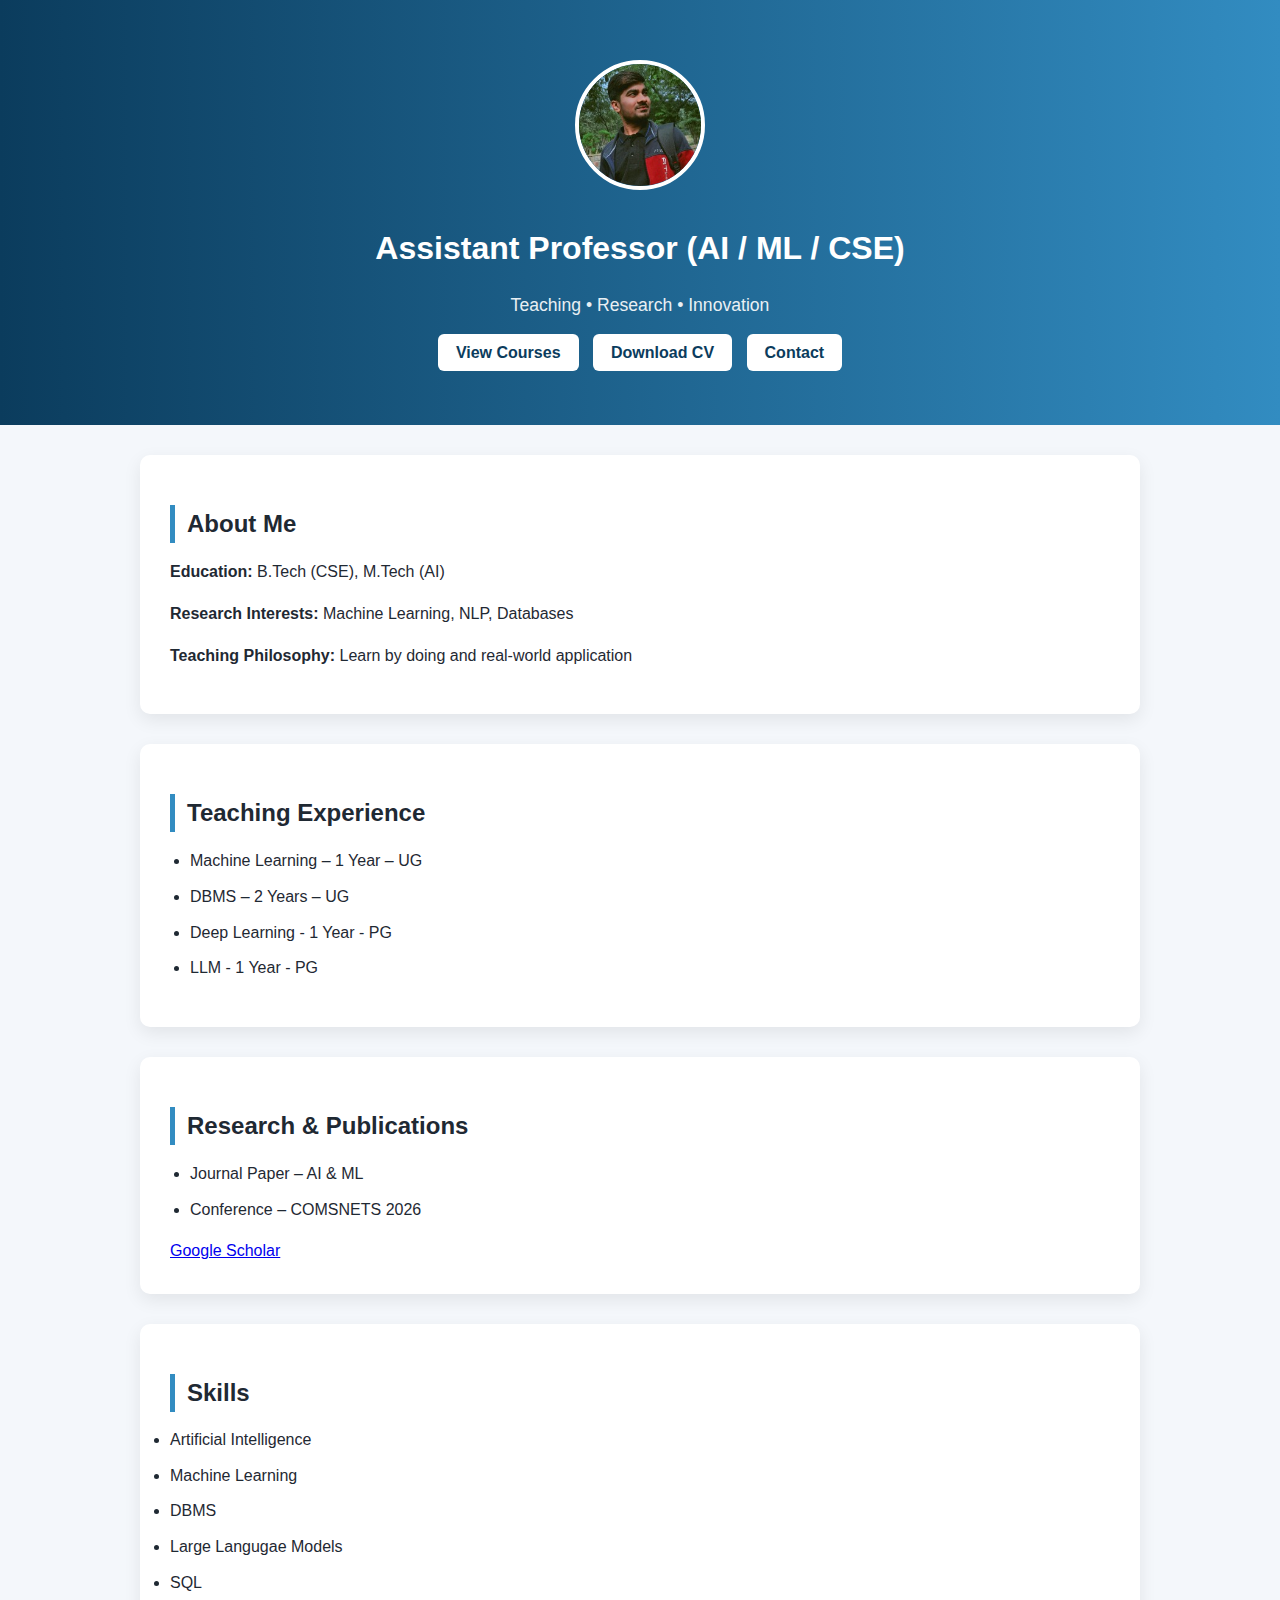
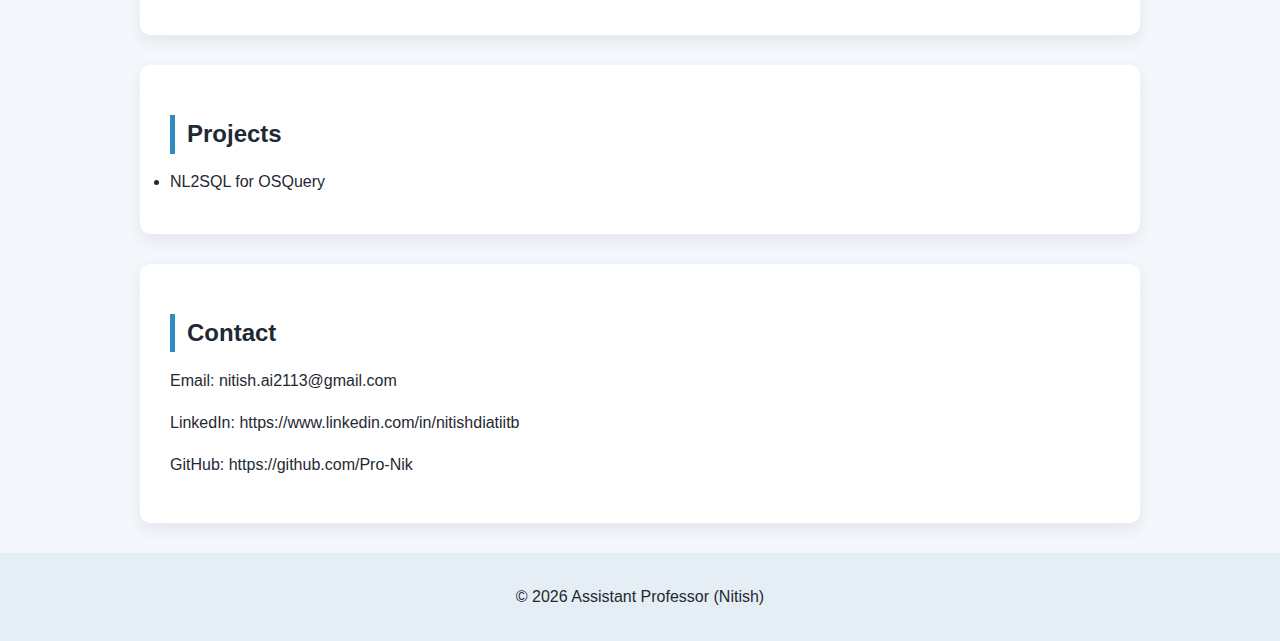
<file: index.html>
<!DOCTYPE html>
<html lang="en">
<head>
  <meta charset="UTF-8">
  <title>Assistant Professor Portfolio</title>
  <link rel="stylesheet" href="css/style.css">
</head>
<body>

<header class="hero">
  <img src="assets/profile.jpg" class="profile-pic">
  <h1>Assistant Professor (AI / ML / CSE)</h1>
  <p>Teaching • Research • Innovation</p>
  <div class="hero-buttons">
    <a href="login.html" class="btn">View Courses</a>
    <a href="#" class="btn">Download CV</a>
    <a href="#contact" class="btn">Contact</a>
  </div>
</header>

<section>
  <h2>About Me</h2>
  <p><strong>Education:</strong> B.Tech (CSE), M.Tech (AI)</p>
  <p><strong>Research Interests:</strong> Machine Learning, NLP, Databases</p>
  <p><strong>Teaching Philosophy:</strong> Learn by doing and real-world application</p>
</section>

<section>
  <h2>Teaching Experience</h2>
  <ul>
    <li>Machine Learning – 1 Year – UG</li>
    <li>DBMS – 2 Years – UG</li>
    <li>Deep Learning - 1 Year - PG</li>
    <li>LLM - 1 Year - PG</li>
  </ul>
</section>

<section>
  <h2>Research & Publications</h2>
  <ul>
    <li>Journal Paper – AI & ML</li>
    <li>Conference – COMSNETS 2026</li>
  </ul>
  <a href="#">Google Scholar</a>
</section>

<section>
  <h2>Skills</h2>
  <!-- <p>AI, ML, DL, DBMS, Python, SQL</p> -->
  <li>Artificial Intelligence</li>
  <li>Machine Learning</li>
  <li>DBMS</li>
  <li>Large Langugae Models</li>
  <li>SQL</li>
</section>

<section>
  <h2>Projects</h2>
  <!-- <p>NL2SQL for OSQuery</p> -->
  <li>NL2SQL for OSQuery</li>
</section>

<section id="contact">
  <h2>Contact</h2>
  <p>Email: nitish.ai2113@gmail.com</p>
  <p>LinkedIn: https://www.linkedin.com/in/nitishdiatiitb</p>
  <p>GitHub: https://github.com/Pro-Nik</p>
</section>

<footer>
  <p>© 2026 Assistant Professor (Nitish)</p>
</footer>

</body>
</html>
</file>
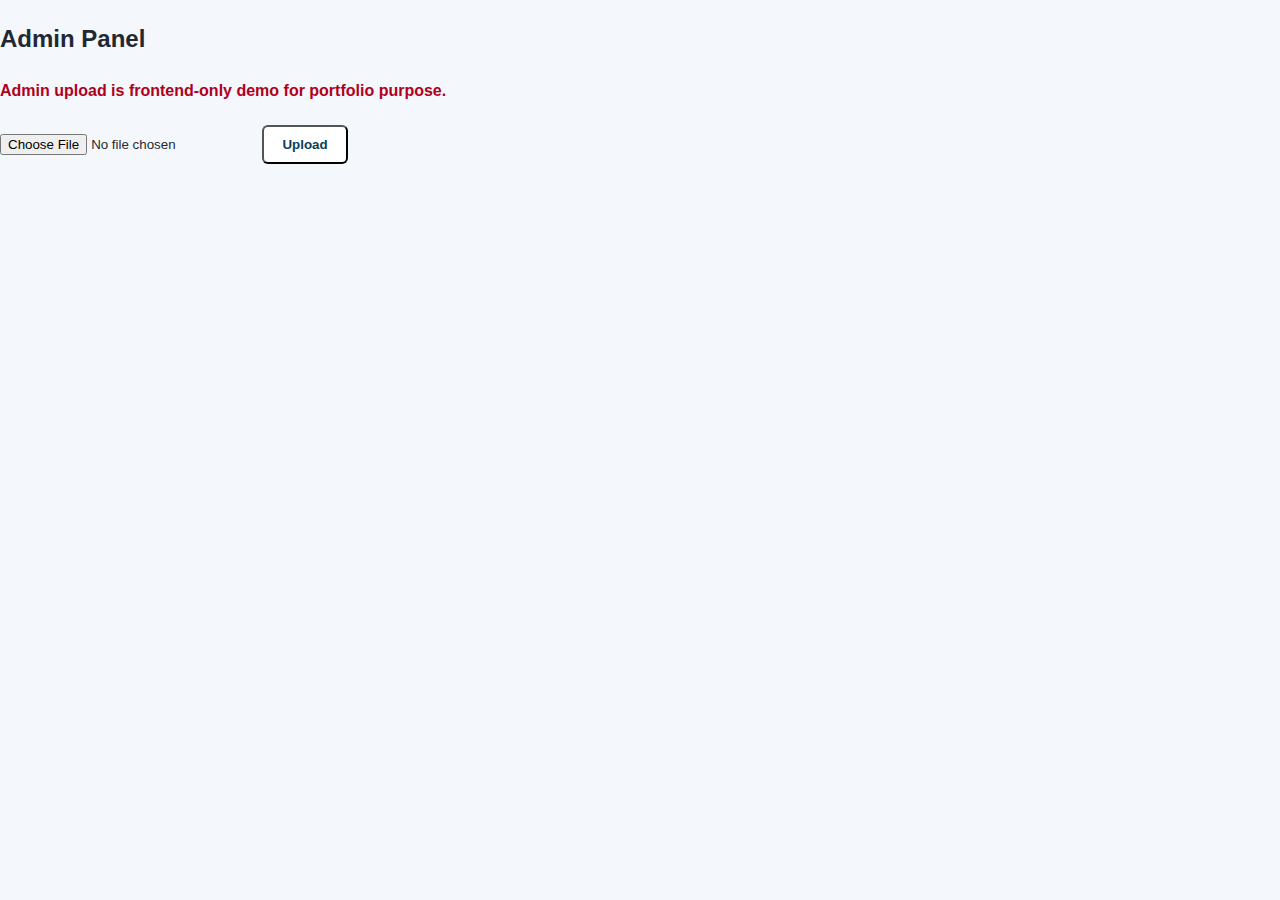
<file: admin.html>
<!DOCTYPE html>
<html>
<head>
  <title>Admin Panel</title>
  <link rel="stylesheet" href="css/style.css">
</head>
<body>

<h2>Admin Panel</h2>
<p class="warning">Admin upload is frontend-only demo for portfolio purpose.</p>

<input type="file" id="fileInput">
<button class="btn" onclick="upload()">Upload</button>

<ul id="fileList"></ul>

<script>
function upload() {
  const file = document.getElementById("fileInput").files[0];
  if (file) {
    const li = document.createElement("li");
    li.textContent = file.name;
    document.getElementById("fileList").appendChild(li);
  }
}
</script>

</body>
</html>
</file>
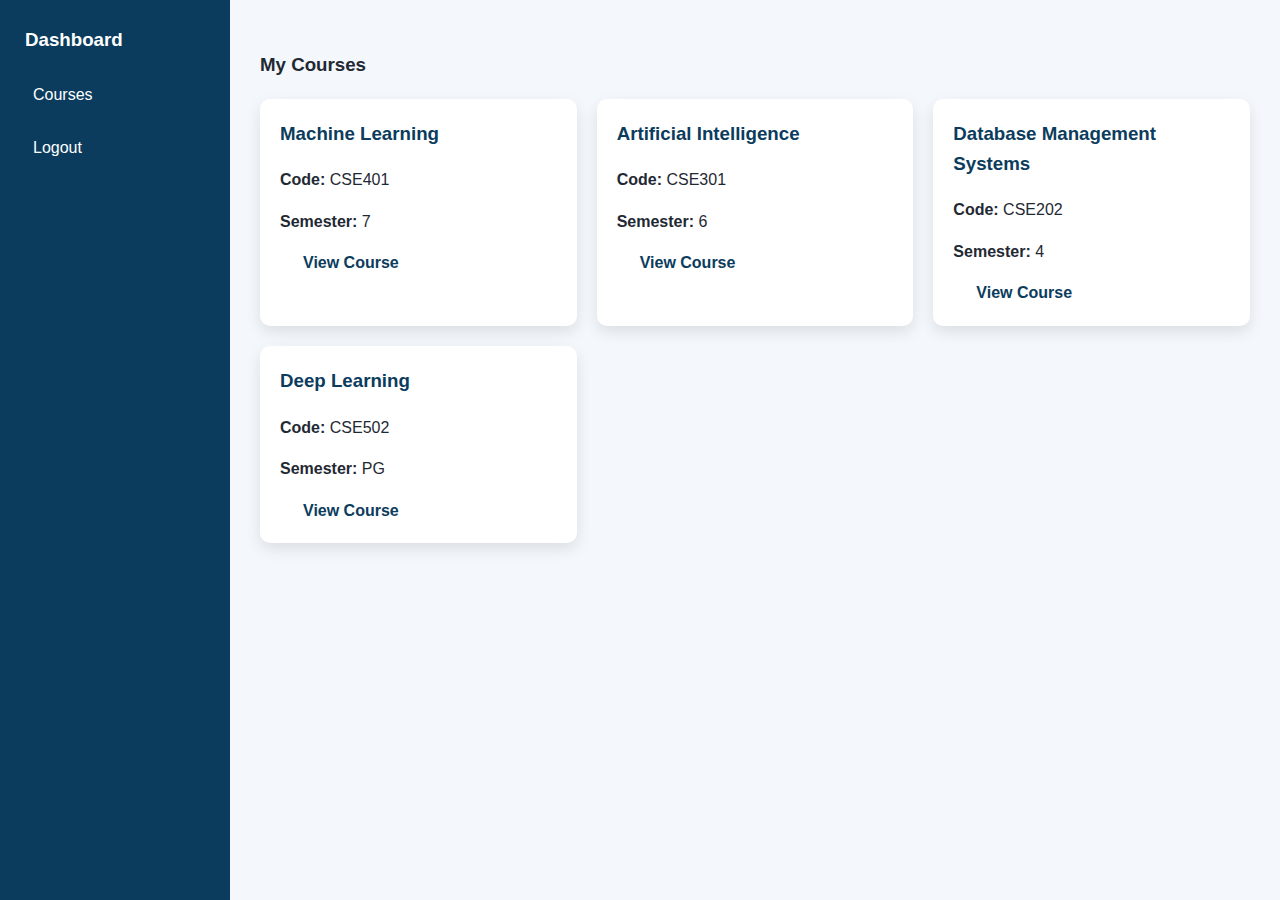
<file: dashboard.html>
<!DOCTYPE html>
<html>
<head>
  <title>Student Dashboard</title>
  <link rel="stylesheet" href="css/style.css">
</head>
<body onload="loadUser()">

<div class="dashboard">
  <aside>
    <h3>Dashboard</h3>
    <a href="course.html">Courses</a>
    <a href="#" onclick="logout()">Logout</a>
  </aside>

  <main>
  <h2 id="welcome"></h2>

  <h3>My Courses</h3>

  <div class="course-grid">

    <div class="course-card">
      <h3>Machine Learning</h3>
      <p><strong>Code:</strong> CSE401</p>
      <p><strong>Semester:</strong> 7</p>
      <a href="course.html?course=ML" class="btn">View Course</a>
    </div>

    <div class="course-card">
      <h3>Artificial Intelligence</h3>
      <p><strong>Code:</strong> CSE301</p>
      <p><strong>Semester:</strong> 6</p>
      <a href="course.html?course=AI" class="btn">View Course</a>
    </div>

    <div class="course-card">
      <h3>Database Management Systems</h3>
      <p><strong>Code:</strong> CSE202</p>
      <p><strong>Semester:</strong> 4</p>
      <a href="course.html?course=DBMS" class="btn">View Course</a>
    </div>

    <div class="course-card">
      <h3>Deep Learning</h3>
      <p><strong>Code:</strong> CSE502</p>
      <p><strong>Semester:</strong> PG</p>
      <a href="course.html?course=DL" class="btn">View Course</a>
    </div>

  </div>
</main>

</div>

<script src="js/auth.js"></script>
</body>
</html>
</file>
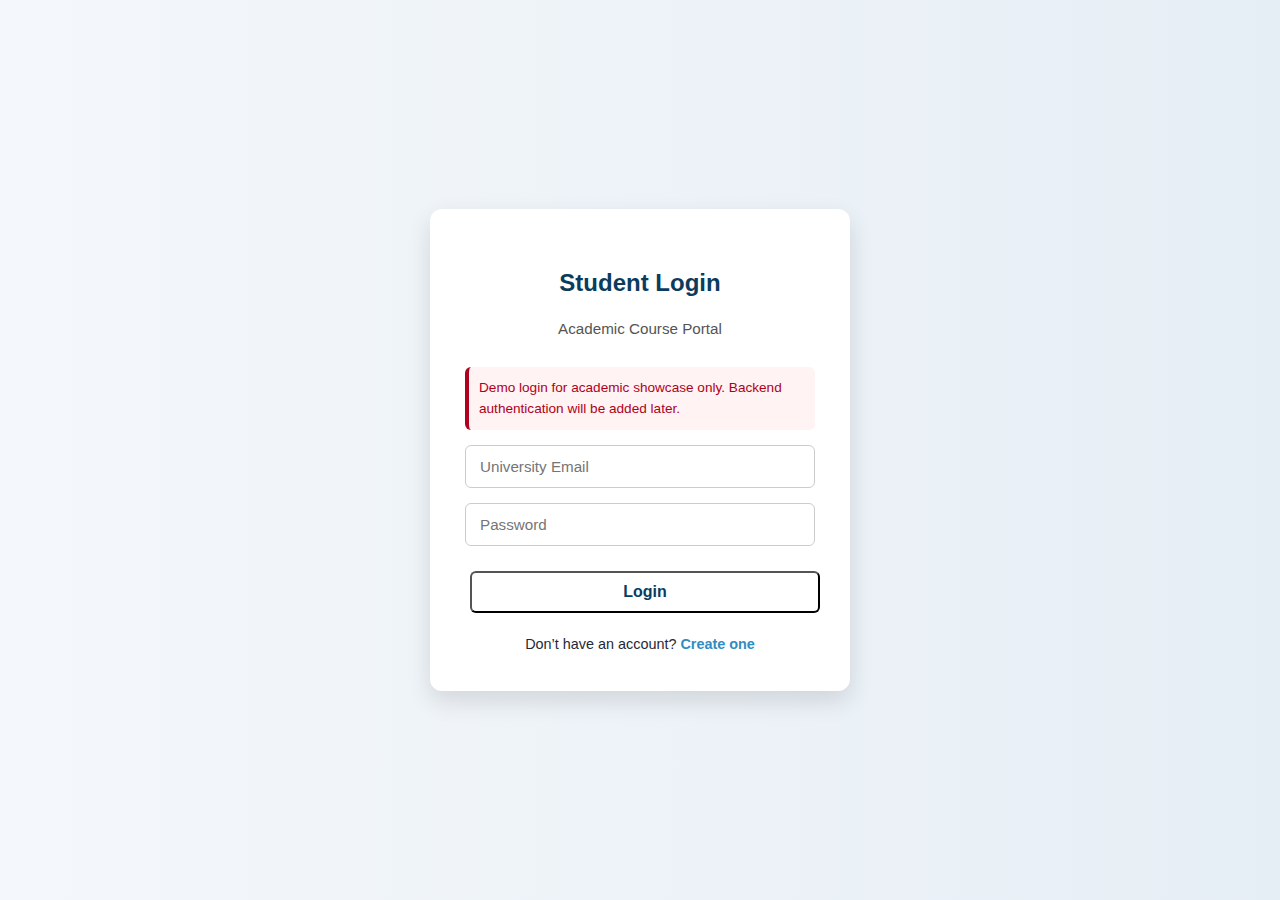
<file: login.html>
<!DOCTYPE html>
<html lang="en">
<head>
  <meta charset="UTF-8">
  <title>Student Login | Academic Portal</title>
  <link rel="stylesheet" href="css/style.css">
</head>
<body>

<div class="auth-container">
  <div class="auth-card">

    <h2>Student Login</h2>
    <p class="subtitle">Academic Course Portal</p>

    <div class="auth-warning">
      Demo login for academic showcase only.  
      Backend authentication will be added later.
    </div>

    <form onsubmit="login(event)">
      <input type="email" id="email" placeholder="University Email" required>
      <input type="password" id="password" placeholder="Password" required>
      <button class="btn">Login</button>
    </form>

    <div class="auth-footer">
      Don’t have an account? <a href="signup.html">Create one</a>
    </div>

  </div>
</div>

<script src="js/auth.js"></script>
</body>
</html>
</file>
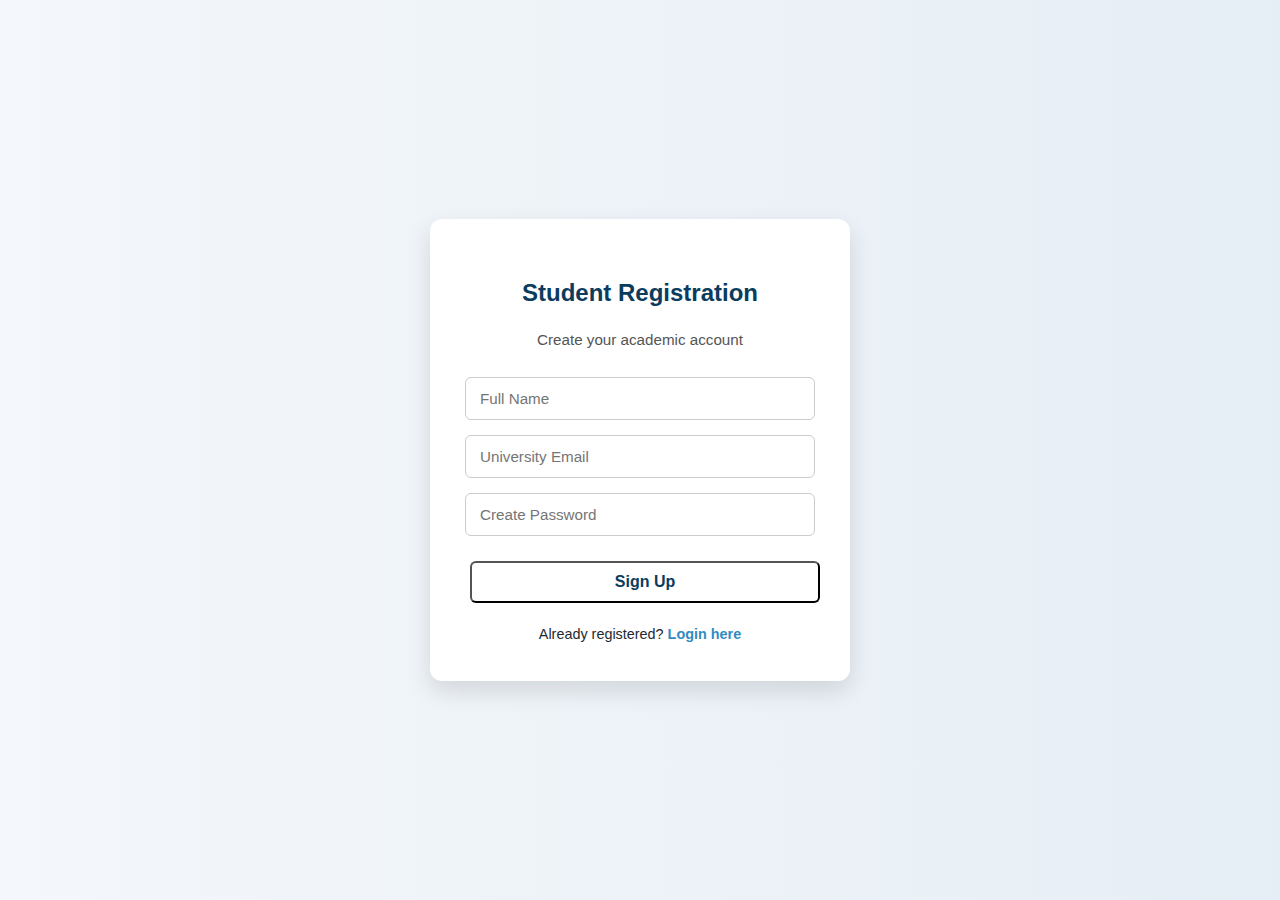
<file: signup.html>
<!DOCTYPE html>
<html lang="en">
<head>
  <meta charset="UTF-8">
  <title>Student Signup | Academic Portal</title>
  <link rel="stylesheet" href="css/style.css">
</head>
<body>

<div class="auth-container">
  <div class="auth-card">

    <h2>Student Registration</h2>
    <p class="subtitle">Create your academic account</p>

    <form onsubmit="signup(event)">
      <input type="text" id="name" placeholder="Full Name" required>
      <input type="email" id="email" placeholder="University Email" required>
      <input type="password" id="password" placeholder="Create Password" required>
      <button class="btn">Sign Up</button>
    </form>

    <div class="auth-footer">
      Already registered? <a href="login.html">Login here</a>
    </div>

  </div>
</div>

<script src="js/auth.js"></script>
</body>
</html>
</file>
<file: css/style.css>
:root {
  --primary: #0b3c5d;
  --secondary: #328cc1;
  --light: #f4f7fb;
  --dark: #1f2933;
}

* {
  box-sizing: border-box;
}

body {
  margin: 0;
  font-family: "Segoe UI", Roboto, Arial, sans-serif;
  background: var(--light);
  color: var(--dark);
  line-height: 1.6;
}

/* ---------- HERO ---------- */
.hero {
  background: linear-gradient(to right, #0b3c5d, #328cc1);
  color: white;
  text-align: center;
  padding: 60px 20px;
}

.profile-pic {
  width: 130px;
  border-radius: 50%;
  border: 4px solid white;
  margin-bottom: 15px;
}

.hero h1 {
  margin: 10px 0;
  font-size: 2rem;
}

.hero p {
  font-size: 1.1rem;
  opacity: 0.9;
}

.hero-buttons {
  margin-top: 20px;
}

.btn {
  background: white;
  color: var(--primary);
  padding: 10px 18px;
  border-radius: 6px;
  text-decoration: none;
  margin: 5px;
  font-weight: 600;
  transition: 0.3s;
}

.btn:hover {
  background: #e6eef5;
}

/* ---------- SECTIONS ---------- */
section {
  max-width: 1000px;
  margin: 30px auto;
  background: white;
  padding: 30px;
  border-radius: 10px;
  box-shadow: 0 6px 18px rgba(0,0,0,0.08);
  animation: fadeIn 0.6s ease;
}

section h2 {
  border-left: 5px solid var(--secondary);
  padding-left: 12px;
  margin-bottom: 15px;
}

/* ---------- DASHBOARD ---------- */
.dashboard {
  display: flex;
  min-height: 100vh;
}

aside {
  width: 230px;
  background: var(--primary);
  color: white;
  padding: 25px;
}

aside h3 {
  margin-top: 0;
}

aside a {
  display: block;
  color: white;
  text-decoration: none;
  margin: 12px 0;
  padding: 8px;
  border-radius: 6px;
  transition: 0.3s;
}

aside a:hover {
  background: rgba(255,255,255,0.15);
}

main {
  flex: 1;
  padding: 30px;
}

/* ---------- COURSE CARDS ---------- */
.course-grid {
  display: grid;
  grid-template-columns: repeat(auto-fit, minmax(260px, 1fr));
  gap: 20px;
}

.course-card {
  background: white;
  padding: 20px;
  border-radius: 10px;
  box-shadow: 0 6px 15px rgba(0,0,0,0.1);
  transition: transform 0.3s;
}

.course-card:hover {
  transform: translateY(-5px);
}

.course-card h3 {
  margin-top: 0;
  color: var(--primary);
}

.warning {
  color: #b00020;
  font-weight: 600;
}

/* ---------- LISTS ---------- */
ul {
  padding-left: 20px;
}

li {
  margin-bottom: 10px;
}

/* ---------- FOOTER ---------- */
footer {
  text-align: center;
  padding: 15px;
  background: #e6eef5;
  margin-top: 30px;
}

/* ---------- ANIMATION ---------- */
@keyframes fadeIn {
  from { opacity: 0; transform: translateY(10px); }
  to { opacity: 1; transform: translateY(0); }
}


/* ---------- AUTH PAGES ---------- */
.auth-container {
  min-height: 100vh;
  display: flex;
  align-items: center;
  justify-content: center;
  background: linear-gradient(to right, #f4f7fb, #e6eef5);
}

.auth-card {
  background: white;
  width: 100%;
  max-width: 420px;
  padding: 35px;
  border-radius: 12px;
  box-shadow: 0 10px 25px rgba(0,0,0,0.12);
  animation: fadeIn 0.7s ease;
}

.auth-card h2 {
  text-align: center;
  color: var(--primary);
  margin-bottom: 8px;
}

.auth-card p.subtitle {
  text-align: center;
  font-size: 0.95rem;
  color: #555;
  margin-bottom: 25px;
}

.auth-card form {
  display: flex;
  flex-direction: column;
}

.auth-card input {
  padding: 12px 14px;
  margin-bottom: 15px;
  border-radius: 6px;
  border: 1px solid #ccc;
  font-size: 0.95rem;
}

.auth-card input:focus {
  outline: none;
  border-color: var(--secondary);
}

.auth-card .btn {
  width: 100%;
  margin-top: 10px;
  font-size: 1rem;
}

.auth-footer {
  text-align: center;
  margin-top: 15px;
  font-size: 0.9rem;
}

.auth-footer a {
  color: var(--secondary);
  font-weight: 600;
  text-decoration: none;
}

.auth-footer a:hover {
  text-decoration: underline;
}

.auth-warning {
  background: #fff3f3;
  border-left: 4px solid #b00020;
  padding: 10px;
  font-size: 0.85rem;
  color: #b00020;
  margin-bottom: 15px;
  border-radius: 6px;
}
</file>
